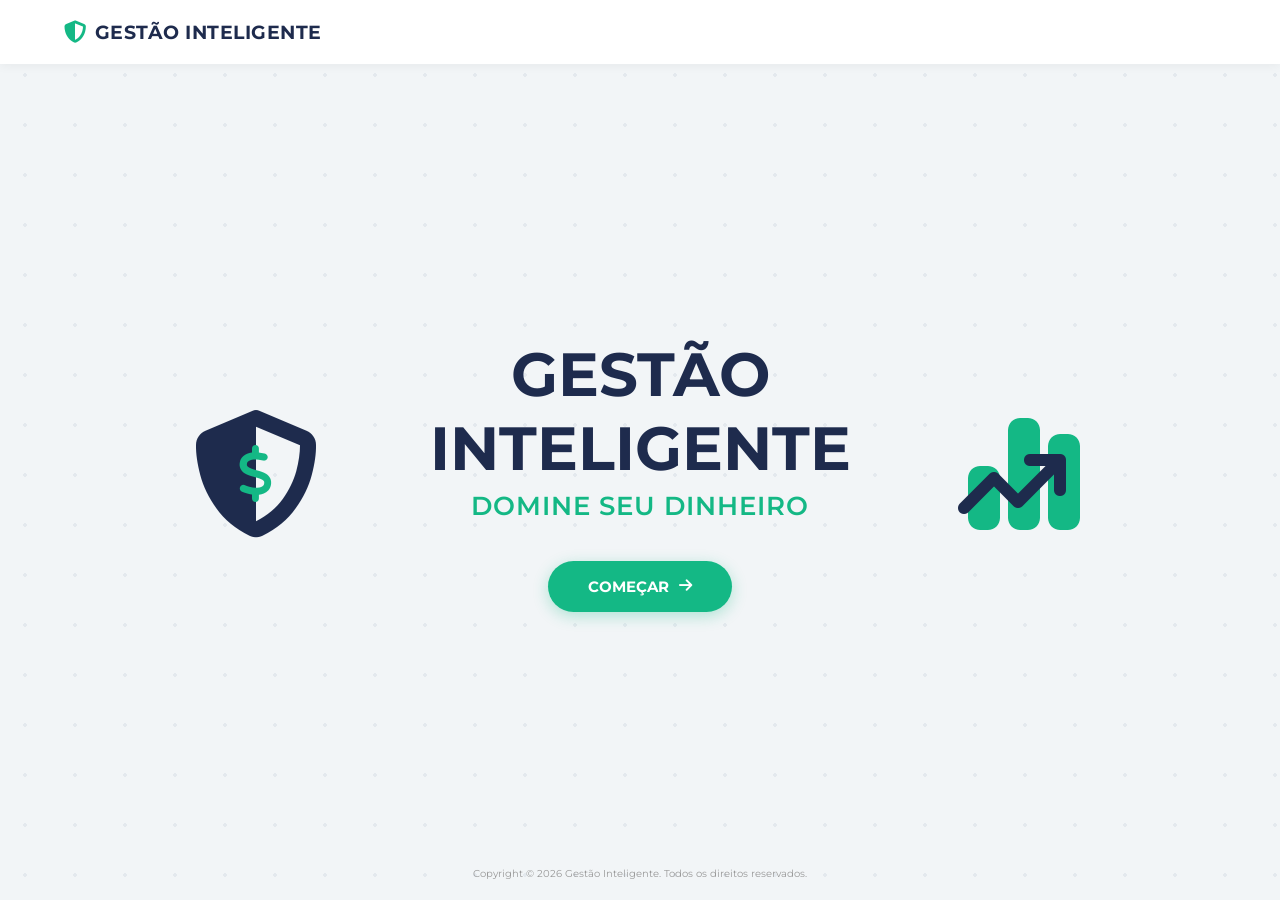
<file: index.html>
<!DOCTYPE html>
<html lang="pt-BR">
<head>
    <meta charset="UTF-8">
    <meta name="viewport" content="width=device-width, initial-scale=1.0">
    <meta name=”authors” content=”kayky,luiz felipe, erick biscola,kayke”>
    <meta name=”description” content=”curso sobre finanças pessoais”>
    <meta name=”keywords” content=”curso,finanças,apredizado,finanças pessoais”>
    <title>Gestão Inteligente</title>
    <link rel="stylesheet" href="./css/home.css">
    <link rel="stylesheet" href="https://cdnjs.cloudflare.com/ajax/libs/font-awesome/6.4.0/css/all.min.css">


</head>
<body>

    <div class="padrao-fundo"></div>

    <header>
        <div class="logotipo">
            <i class="fa-solid fa-shield-halved"></i>
            GESTÃO INTELIGENTE
        </div> 
        
        
    </header>

    <section class="secao-principal">
        <div class="lateral-principal">
            <div class="ilustracao">
                <i class="fa-solid fa-shield-halved"></i>
                <i class="fa-solid fa-dollar-sign"></i>
            </div>
        </div>

        <div class="centro-principal">
            <h1>GESTÃO INTELIGENTE</h1>
            <h2>DOMINE SEU DINHEIRO</h2>
            <a href="./páginas_html/pagina_modulos.html" class="botao-acao">
                COMEÇAR <i class="fa-solid fa-arrow-right"></i>
            </a>
        </div>

        <div class="lateral-principal">
            <div class="ilustracao">
                <i class="fa-solid fa-chart-simple"></i>
                <i class="fa-solid fa-arrow-trend-up"></i>
            </div>
        </div>
    </section>

    <div class="nota-rodape">
        <p>Copyright © 2026 Gestão Inteligente. Todos os direitos reservados.</p>
    </div>

</body>
</html>
</file>
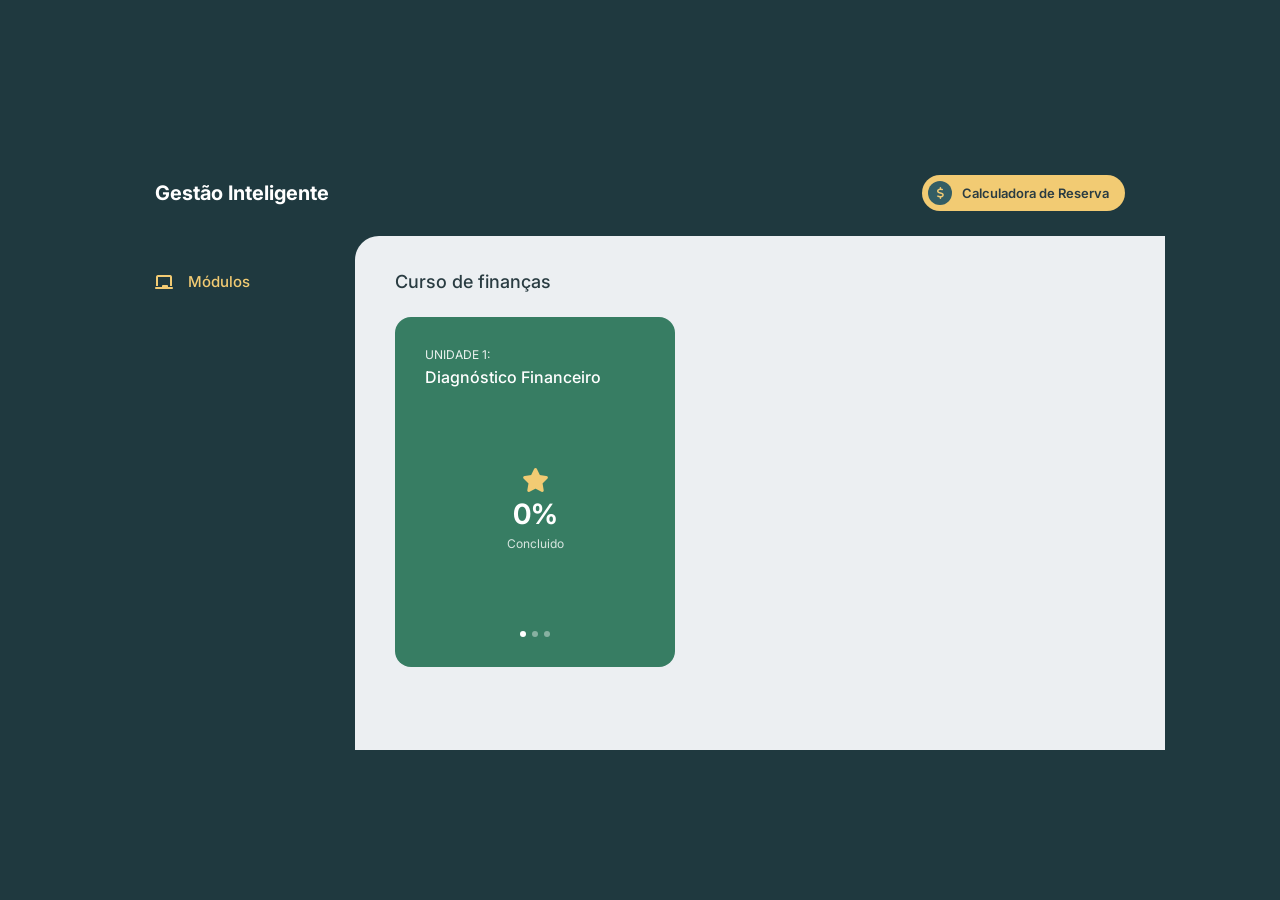
<file: páginas_html/pagina_modulos.html>
<!DOCTYPE html>
<html lang="pt-BR">
<head>
    <meta charset="UTF-8">
    <meta name="viewport" content="width=device-width, initial-scale=1.0">
    <title>Gestão Inteligente Dashboard</title>
    <link rel="stylesheet" href="../css/pagina_modulos.css">
    <link rel="stylesheet" href="https://cdnjs.cloudflare.com/ajax/libs/font-awesome/6.4.0/css/all.min.css">
    <link href="https://fonts.googleapis.com/css2?family=Inter:wght@400;500;600;700&display=swap" rel="stylesheet">
</head>
<body>

    <div class="container-app">
        <header class="barra-superior">
            <div class="logo">
                <h1><strong>Gestão Inteligente</strong></h1>
            </div>
            <div class="acoes-cabecalho">
                <button class="botao-reserva" id="btn-abrir-modal">
                    <div class="icone-circulo"><i class="fa-solid fa-dollar-sign"></i></div>
                    Calculadora de Reserva
                </button>
            </div>
        </header>

        <main class="layout-principal">
            <aside class="barra-lateral">
                <nav>
                    <ul>
                        <li class="ativo">
                            <i class="fa-solid fa-chalkboard"></i>
                            <span>Módulos</span>
                        </li>
                    </ul>
                </nav>
            </aside>

            <section class="area-conteudo">
                <h2 class="titulo-secao">Curso de finanças</h2>
                
                <div class="container-cartoes">
                    
                    <a href="../páginas_html/pagina_aulas.html" style="text-decoration: none;"> 
                        <div class="cartao cartao-verde">
                            <div class="cabecalho-cartao">
                                <span class="unidade">UNIDADE 1:</span>
                                <h3>Diagnóstico Financeiro</h3>
                            </div>
                            
                            <div class="container-progresso">
                                <i class="fa-solid fa-star"></i>
                                <span class="porcentagem">0%</span>
                                <span class="status">Concluido</span>
                            </div>

                            <div class="pontos-paginacao">
                                <span class="ponto ativo"></span>
                                <span class="ponto"></span>
                                <span class="ponto"></span>
                            </div>
                        </div>
                    </a> 

                </div>
            </section>
        </main>
    </div>

    <div class="modal-overlay" id="modal-calculadora">
        <div class="modal-container">
            <div class="modal-cabecalho">
                <h2><i class="fa-solid fa-calculator"></i> Reserva de Emergência</h2>
                <button class="btn-fechar-modal" id="btn-fechar-modal">&times;</button>
            </div>
            
            <div class="modal-corpo">
                <p class="modal-descricao">Calcule o valor ideal para a sua segurança financeira com base nos seus gastos fixos e variáveis mensais.</p>
                
                <div class="grupo-campo">
                    <label for="custo-mensal">Custo de Vida Mensal (R$)</label>
                    <input type="number" id="custo-mensal" placeholder="Ex: 2000" min="0">
                </div>

                <div class="grupo-campo">
                    <label for="meses-cobertura">Meses de Cobertura (Tempo de Proteção)</label>
                    <select id="meses-cobertura">
                        <option value="3">3 Meses (Autônomo iniciante / CLT Seguro)</option>
                        <option value="6" selected>6 Meses (Recomendado Padrão)</option>
                        <option value="12">12 Meses (Profissional Liberal / Conservador)</option>
                    </select>
                </div>

                <button class="btn-calcular" id="btn-calcular">Calcular Reserva</button>

                <div class="painel-resultado" id="painel-resultado">
                    <span class="label-resultado">Sua Reserva Alvo Ideal:</span>
                    <span class="valor-resultado" id="valor-resultado">R$ 0,00</span>
                    <p class="dica-resultado" id="dica-resultado"></p>
                </div>
            </div>
        </div>
    </div>

    <script>
        const modal = document.getElementById('modal-calculadora');
        const btnAbrir = document.getElementById('btn-abrir-modal');
        const btnFechar = document.getElementById('btn-fechar-modal');
        const btnCalcular = document.getElementById('btn-calcular');
        
        const inputCusto = document.getElementById('custo-mensal');
        const selectMeses = document.getElementById('meses-cobertura');
        const painelResultado = document.getElementById('painel-resultado');
        const valorResultado = document.getElementById('valor-resultado');
        const dicaResultado = document.getElementById('dica-resultado');

        // Abrir Modal
        btnAbrir.addEventListener('click', () => {
            modal.classList.add('visivel');
        });

        // Fechar Modal ao clicar no X
        btnFechar.addEventListener('click', () => {
            modal.classList.remove('visivel');
        });

        // Fechar Modal ao clicar fora do container
        modal.addEventListener('click', (e) => {
            if (e.target === modal) {
                modal.classList.remove('visivel');
            }
        });

        // Operação Matemática do Cálculo
        btnCalcular.addEventListener('click', () => {
            const custoValue = parseFloat(inputCusto.value);
            const mesesValue = parseInt(selectMeses.value);

            if (isNaN(custoValue) || custoValue <= 0) {
                alert('Por favor, insira um valor válido para o custo mensal.');
                return;
            }

            const totalReserva = custoValue * mesesValue;

            // Formatação do dinheiro para a moeda local Real BRL
            valorResultado.textContent = totalReserva.toLocaleString('pt-BR', {
                style: 'currency',
                currency: 'BRL'
            });

            // Mensagem explicativa customizada
            dicaResultado.textContent = `Guardar este montante confere estabilidade para manter suas despesas básicas por ${mesesValue} meses em casos de imprevistos profissionais ou pessoais.`;
            
            // Exibe a seção de resultados de forma elegante
            painelResultado.classList.add('ativo');
        });
    </script>
</body>
</html>
</file>
<file: css/home.css>
@import url('https://fonts.googleapis.com/css2?family=Montserrat:wght@400;600;700&display=swap');

        :root {
            --escuro-principal: #1E2B4D;
            --verde-principal: #14B885;
            --fundo-claro: #F2F5F7;
        }

        * {
            margin: 0;
            padding: 0;
            box-sizing: border-box;
            font-family: 'Montserrat', sans-serif;
        }

        body {
            background-color: var(--fundo-claro);
            color: var(--escuro-principal);
            overflow-x: hidden;
            position: relative;
            min-height: 100vh;
        }

        .padrao-fundo {
            position: absolute;
            top: 0; left: 0; width: 100%; height: 100%;
            background-image: radial-gradient(#d5dce4 2px, transparent 2px);
            background-size: 50px 50px;
            opacity: 0.5;
            z-index: -1;
        }

        header {
            background-color: #FFFFFF;
            display: flex;
            justify-content: space-between;
            align-items: center;
            padding: 20px 5%;
            box-shadow: 0 2px 10px rgba(0,0,0,0.05);
        }

        .logotipo {
            display: flex;
            align-items: center;
            font-weight: 700;
            font-size: 1.2rem;
            color: var(--escuro-principal);
            gap: 8px;
            letter-spacing: 0.5px;
        }

        .logotipo i {
            color: var(--verde-principal);
            font-size: 1.4rem;
        }

        .secao-principal {
            display: flex;
            justify-content: space-between;
            align-items: center;
            min-height: calc(100vh - 80px);
            padding: 0 8%;
        }

        .lateral-principal {
            flex: 1;
            display: flex;
            justify-content: center;
            align-items: center;
        }

        .ilustracao {
            position: relative;
        }

        .ilustracao i.fa-shield-halved {
            font-size: 8rem;
            color: var(--escuro-principal);
        }

        .ilustracao i.fa-dollar-sign {
            position: absolute;
            top: 50%;
            left: 50%;
            transform: translate(-50%, -50%);
            font-size: 3.5rem;
            color: var(--verde-principal);
        }

        .ilustracao i.fa-chart-simple {
            font-size: 8rem;
            color: var(--verde-principal);
        }

        .ilustracao i.fa-arrow-trend-up {
            position: absolute;
            top: 20%;
            left: -10px;
            font-size: 6rem;
            color: var(--escuro-principal);
        }

        .centro-principal {
            flex: 1.5;
            text-align: center;
            display: flex;
            flex-direction: column;
            align-items: center;
            z-index: 2;
        }

        h1 {
            font-size: 3.8rem;
            font-weight: 700;
            color: var(--escuro-principal);
            margin-bottom: 5px;
        }

        h2 {
            font-size: 1.6rem;
            font-weight: 600;
            color: var(--verde-principal);
            text-transform: uppercase;
            letter-spacing: 1px;
            margin-bottom: 40px;
        }

        .botao-acao {
            background-color: var(--verde-principal);
            color: #fff;
            text-decoration: none;
            padding: 16px 40px;
            border-radius: 50px;
            font-size: 0.95rem;
            font-weight: 700;
            display: inline-flex;
            align-items: center;
            gap: 10px;
            box-shadow: 0 4px 15px rgba(20, 184, 133, 0.3);
            transition: all 0.3s ease;
        }

        .botao-acao:hover {
            transform: translateY(-3px);
            box-shadow: 0 6px 20px rgba(20, 184, 133, 0.4);
            background-color: #12a678;
        }

        .nota-rodape {
            position: absolute;
            bottom: 20px;
            width: 100%;
            text-align: center;
            font-size: 0.65rem;
            color: #999;
        }
        

        @media (max-width: 900px) {
            .secao-principal {
                flex-direction: column;
                justify-content: center;
                gap: 50px;
                padding-top: 40px;
            }
            
            .lateral-principal { display: none; }
            h1 { font-size: 2.8rem; }
            h2 { font-size: 1.2rem; }
            nav {
                position: absolute;
                top: 80px;
                right: 0;
                background: #fff;
                flex-direction: column;
                width: 100%;
                padding: 20px;
                display: none;
                box-shadow: 0 5px 15px rgba(0,0,0,0.1);
                z-index: 1000;
            }

            nav.ativo {
                display: flex;
            } 
                    
        }
</file>
<file: css/pagina_modulos.css>
:root {
    --fundo-escuro: #1f393f;
    --fundo-lateral-ativo: #28444a;
    --fundo-conteudo: #eceff2;
    --cor-amarela: #f2cb73;
    --cor-verde: #377d63;
    --cor-petroleo: #335d64;
    --texto-branco: #ffffff;
    --texto-escuro: #2a3c42;
}

* {
    margin: 0;
    padding: 0;
    box-sizing: border-box;
    font-family: 'Inter', sans-serif;
}

body {
    background-color: var(--fundo-escuro);
    display: flex;
    justify-content: center;
    align-items: center;
    min-height: 100vh;
}

.container-app {
    width: 100%;
    max-width: 1050px;
    height: 600px;
    background-color: var(--fundo-escuro);
    display: flex;
    flex-direction: column;
    overflow: hidden;
}

.barra-superior {
    display: flex;
    justify-content: space-between;
    align-items: center;
    padding: 25px 40px;
    color: var(--texto-branco);
}

.barra-superior h1 {
    font-size: 20px;
    font-weight: 400;
}

.barra-superior h1 strong {
    font-weight: 700;
}

.acoes-cabecalho {
    display: flex;
    align-items: center;
    gap: 20px;
}

.botao-reserva {
    background-color: var(--cor-amarela);
    border: none;
    border-radius: 20px;
    padding: 6px 16px 6px 6px;
    display: flex;
    align-items: center;
    gap: 10px;
    font-weight: 600;
    font-size: 13px;
    color: var(--texto-escuro);
    cursor: pointer;
}

.icone-circulo {
    background-color: var(--cor-petroleo);
    color: var(--cor-amarela);
    width: 24px;
    height: 24px;
    border-radius: 50%;
    display: flex;
    justify-content: center;
    align-items: center;
    font-size: 12px;
}

.avatar-perfil img {
    width: 36px;
    height: 36px;
    border-radius: 50%;
    object-fit: cover;
    background-color: #ccc;
}

.layout-principal {
    display: flex;
    flex: 1;
}

.barra-lateral {
    width: 240px;
    padding-top: 20px;
}

.barra-lateral ul {
    list-style: none;
}

.barra-lateral li {
    display: flex;
    align-items: center;
    gap: 15px;
    padding: 16px 40px;
    color: var(--cor-amarela);
    font-weight: 500;
    font-size: 15px;
    cursor: pointer;
    position: relative;
    transition: background 0.3s;
}

.barra-lateral li:hover {
    background-color: var(--fundo-lateral-ativo);
}

.barra-lateral li i {
    font-size: 16px;
}

.area-conteudo {
    flex: 1;
    background-color: var(--fundo-conteudo);
    border-top-left-radius: 24px;
    padding: 35px 40px;
    overflow: hidden; 
}

.titulo-secao {
    color: var(--texto-escuro);
    font-size: 18px;
    font-weight: 500;
    margin-bottom: 25px;
}

.container-cartoes {
    display: flex;
    gap: 20px;
    overflow-x: auto;          
    scroll-behavior: smooth;    
    padding-bottom: 15px;   
}

.container-cartoes::-webkit-scrollbar {
    height: 6px;
}
.container-cartoes::-webkit-scrollbar-thumb {
    background: rgba(0, 0, 0, 0.1);
    border-radius: 10px;
}
.container-cartoes::-webkit-scrollbar-thumb:hover {
    background: rgba(0, 0, 0, 0.2);
}

.cartao {
    border-radius: 16px;
    padding: 30px;
    width: 280px;
    height: 350px;
    color: var(--texto-branco);
    display: flex;
    flex-direction: column;
    position: relative;
    flex-shrink: 0; 
}

.cartao-verde {
    background-color: var(--cor-verde);
}

.cartao-petroleo {
    background-color: var(--cor-petroleo);
}

.cabecalho-cartao .unidade {
    font-size: 12px;
    font-weight: 400;
    opacity: 0.9;
    display: block;
    margin-bottom: 4px;
}

.cabecalho-cartao h3 {
    font-size: 16px;
    font-weight: 500;
    line-height: 1.4;
}

.container-progresso {
    flex: 1;
    display: flex;
    flex-direction: column; 
    justify-content: center;
    align-items: center;
    gap: 5px;
}

.container-progresso i {
    color: var(--cor-amarela);
    font-size: 24px;
}

.container-progresso .porcentagem {
    font-size: 28px;
    font-weight: 700;
}

.container-progresso .status {
    font-size: 12px;
    opacity: 0.8;
}

.icone-cadeado {
    flex: 1;
    display: flex;
    justify-content: center;
    align-items: center;
    font-size: 40px;
    color: var(--cor-amarela);
}

.pontos-paginacao {
    display: flex;
    justify-content: center;
    gap: 6px;
    margin-top: auto; 
}

.pontos-paginacao .ponto {
    width: 6px;
    height: 6px;
    border-radius: 50%;
    background-color: rgba(255, 255, 255, 0.4);
}

.pontos-paginacao .ponto.ativo {
    background-color: var(--texto-branco);
}



@media (max-width: 768px) {
    body {
        align-items: flex-start; 
        padding: 0;
    }

    .container-app {
        height: auto;
        min-height: 100vh;
        border-radius: 0;
    }

    .barra-superior {
        padding: 20px 15px;
        flex-direction: column;
        gap: 15px;
        text-align: center;
    }

    .barra-superior h1 {
        font-size: 18px;
    }

    .acoes-cabecalho {
        width: 100%;
        justify-content: space-between;
    }

    .layout-principal {
        flex-direction: column-reverse; 
    }

    .barra-lateral {
        width: 100%;
        padding-top: 0;
        background-color: var(--fundo-lateral-ativo);
        position: fixed;
        bottom: 0;
        left: 0;
        z-index: 10;
        box-shadow: 0 -2px 10px rgba(0, 0, 0, 0.3);
    }

    .barra-lateral ul {
        display: flex;
        justify-content: space-around;
        align-items: center;
    }

    .barra-lateral li {
        flex-direction: column;
        gap: 5px;
        padding: 12px 10px;
        font-size: 11px;
        flex: 1;
        text-align: center;
    }

    .barra-lateral li i {
        font-size: 18px;
    }

    .area-conteudo {
        border-radius: 24px 24px 0 0; 
        padding: 25px 15px 100px 15px; 
    }

    .titulo-secao {
        font-size: 16px;
        margin-bottom: 20px;
    }

    .container-cartoes {
        gap: 15px;
        padding-bottom: 20px;
        scroll-snap-type: x mandatory; 
        -webkit-overflow-scrolling: touch;
    }

    .cartao {
        width: 85vw; 
        height: 320px;
        padding: 20px;
        scroll-snap-align: center; 
    }
}

.modal-overlay {
    position: fixed;
    top: 0;
    left: 0;
    width: 100%;
    height: 100%;
    background-color: rgba(0, 0, 0, 0.6);
    backdrop-filter: blur(4px); /* Suaviza o fundo por trás */
    display: flex;
    justify-content: center;
    align-items: center;
    z-index: 1000;
    opacity: 0;
    pointer-events: none;
    transition: opacity 0.3s ease;
}

.modal-overlay.visivel {
    opacity: 1;
    pointer-events: auto;
}

.modal-container {
    background-color: var(--texto-branco);
    width: 90%;
    max-width: 460px;
    border-radius: 16px;
    box-shadow: 0 15px 30px rgba(0, 0, 0, 0.25);
    overflow: hidden;
    transform: translateY(-20px);
    transition: transform 0.3s ease;
}

.modal-overlay.visivel .modal-container {
    transform: translateY(0);
}

.modal-cabecalho {
    background-color: var(--cor-petroleo);
    color: var(--texto-branco);
    padding: 20px;
    display: flex;
    justify-content: space-between;
    align-items: center;
}

.modal-cabecalho h2 {
    font-size: 18px;
    font-weight: 600;
    display: flex;
    align-items: center;
    gap: 10px;
}

.btn-fechar-modal {
    background: none;
    border: none;
    color: var(--texto-branco);
    font-size: 28px;
    cursor: pointer;
    line-height: 1;
    opacity: 0.8;
    transition: opacity 0.2s;
}

.btn-fechar-modal:hover {
    opacity: 1;
}

.modal-corpo {
    padding: 25px;
    display: flex;
    flex-direction: column;
    gap: 18px;
}

.modal-descricao {
    font-size: 13px;
    color: #666;
    line-height: 1.5;
}

.grupo-campo {
    display: flex;
    flex-direction: column;
    gap: 6px;
}

.grupo-campo label {
    font-size: 13px;
    font-weight: 600;
    color: var(--texto-escuro);
}

.grupo-campo input, 
.grupo-campo select {
    width: 100%;
    padding: 12px;
    border: 1px solid #cbd5e1;
    border-radius: 8px;
    font-size: 14px;
    outline: none;
    background-color: #f8fafc;
    color: var(--texto-escuro);
}

.grupo-campo input:focus,
.grupo-campo select:focus {
    border-color: var(--cor-petroleo);
}

.btn-calcular {
    background-color: var(--cor-verde);
    color: var(--texto-branco);
    border: none;
    padding: 14px;
    border-radius: 8px;
    font-size: 14px;
    font-weight: 600;
    cursor: pointer;
    transition: background 0.2s;
    margin-top: 5px;
}

.btn-calcular:hover {
    filter: brightness(0.9);
}

.painel-resultado {
    display: none;
    background-color: #f0fdf4;
    border: 1px solid #bbf7d0;
    border-radius: 8px;
    padding: 15px;
    text-align: center;
    flex-direction: column;
    gap: 5px;
}

.painel-resultado.ativo {
    display: flex;
}

.label-resultado {
    font-size: 12px;
    color: #166534;
    font-weight: 500;
}

.valor-resultado {
    font-size: 24px;
    font-weight: 700;
    color: #15803d;
}

.dica-resultado {
    font-size: 11px;
    color: #166534;
    line-height: 1.4;
    margin-top: 4px;
}

@media (max-width: 480px) {
    .modal-container {
        width: 95%;
        margin: 10px;
    }
    .modal-corpo {
        padding: 20px;
    }
}
</file>
